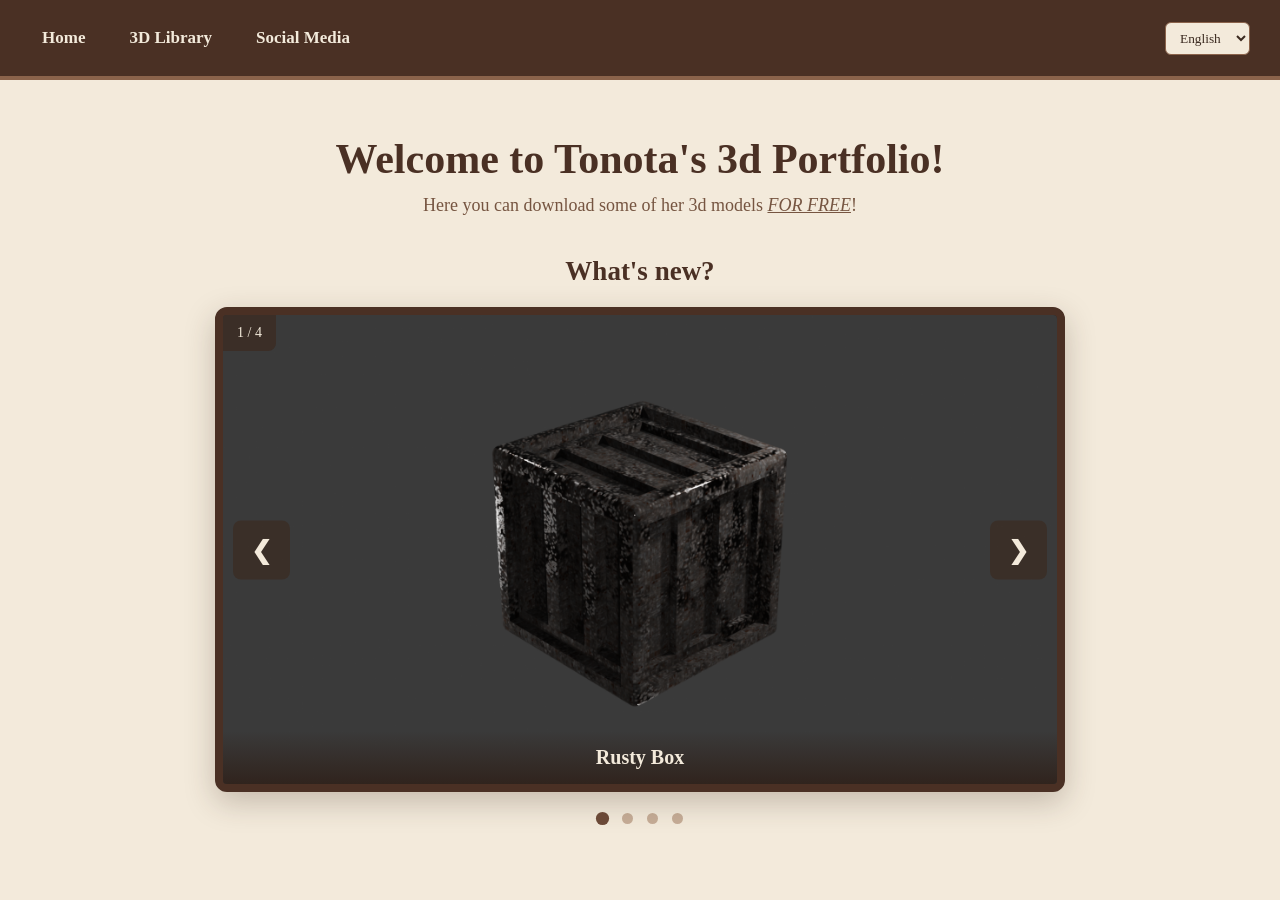
<file: index.html>
<!DOCTYPE html>
<html lang="en">
<head>
    <meta charset="UTF-8">
    <meta name="viewport" content="width=device-width, initial-scale=1.0">
    <meta name="description" content="Tonota's 3d portfolio, game assets and models free to download">
    <link rel="icon" href="images/favicon.png">
    <link rel="stylesheet" href="style.css">
    <title data-key="title">Tonota's 3d Portfolio!</title>
</head>
<body>

    <div class="navbar">

    <div class="nav-buttons">
        <a href="index.html" data-key="homebtn">Home</a>
        <a href="3dlibrary.html"data-key="3dbtn">3D Library</a>
        <a href="socialmedia.html">Social Media</a>
    </div>

    <select id="lang-switcher">
        <option value="en">English</option>
        <option value="es">Español</option>
    </select>

</div>

    <div class="introduction">
        <h1 data-key="pagetitle">Welcome to Tonota's 3d Portfolio!</h1>
        <h3 data-key="subtitle">Here you can download some of her 3d models <u><i>FOR FREE</i></u>!</h3>
    </div>
    <h3 data-key="new">What's new?</h3>
    <!-- Slideshow container -->
    <div class="slideshow-container">

    <!-- Full-width images with number and caption text -->
    <div class="mySlides fade">
        <div class="numbertext">1 / 4</div>
        <img src="previews/box/box.png" style="width:100%">
        <div class="text" data-key="rusty">Rusty Box</div>
    </div>
    
    <div class="mySlides fade">
        <div class="numbertext">2 / 4</div>
        <img src="previews/chair/Chairs.png" style="width:100%">
        <div class="text" data-key="chair">Chairs</div>
    </div>

    <div class="mySlides fade">
        <div class="numbertext">3 / 4</div>
        <img src="previews/pillar/pillar render.png" style="width:100%">
        <div class="text" data-key="pillar">Pillar</div>
    </div>

    <div class="mySlides fade">
        <div class="numbertext">4 / 4</div>
        <img src="previews/torch/preview.png" style="width:100%">
        <div class="text" data-key="torch">Torch</div>
    </div>

    <!-- Next and previous buttons -->
    <a class="prev" onclick="plusSlides(-1)">&#10094;</a>
    <a class="next" onclick="plusSlides(1)">&#10095;</a>
    </div>
    <br>

    <!-- The dots/circles -->
    <div style="text-align:center">
    <span class="dot" onclick="currentSlide(1)"></span>
    <span class="dot" onclick="currentSlide(2)"></span>
    <span class="dot" onclick="currentSlide(3)"></span>
    <span class="dot" onclick="currentSlide(4)"></span>
    </div>
    <script src="index.js"></script>
</body>
</html>
</file>
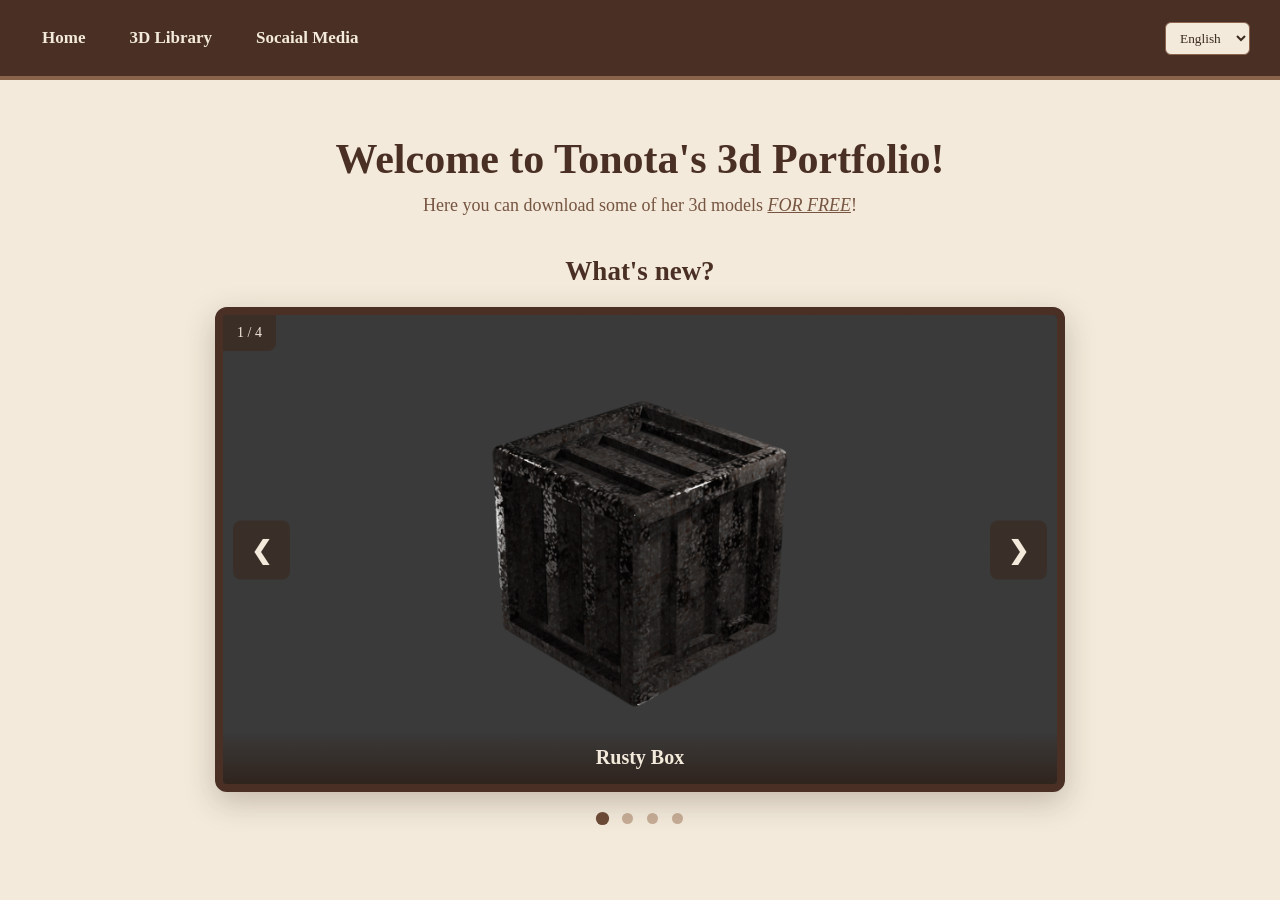
<file: website/index.html>
<!DOCTYPE html>
<html lang="en">
<head>
    <meta charset="UTF-8">
    <meta name="viewport" content="width=device-width, initial-scale=1.0">
    <meta name="description" content="Tonota's 3d portfolio, game assets and models free to download">
    <link rel="icon" href="images/favicon.png">
    <link rel="stylesheet" href="style.css">
    <title data-key="title">Tonota's 3d Portfolio!</title>
</head>
<body>

    <div class="navbar">

    <div class="nav-buttons">
        <a href="index.html" data-key="homebtn">Home</a>
        <a href="3dlibrary.html"data-key="3dbtn">3D Library</a>
        <a href="socialmedia.html">Socaial Media</a>
    </div>

    <select id="lang-switcher">
        <option value="en">English</option>
        <option value="es">Español</option>
    </select>

</div>

    <div class="introduction">
        <h1 data-key="pagetitle">Welcome to Tonota's 3d Portfolio!</h1>
        <h3 data-key="subtitle">Here you can download some of her 3d models <u><i>FOR FREE</i></u>!</h3>
    </div>
    <h3 data-key="new">What's new?</h3>
    <!-- Slideshow container -->
    <div class="slideshow-container">

    <!-- Full-width images with number and caption text -->
    <div class="mySlides fade">
        <div class="numbertext">1 / 4</div>
        <img src="previews/box/box.png" style="width:100%">
        <div class="text" data-key="rusty">Rusty Box</div>
    </div>
    
    <div class="mySlides fade">
        <div class="numbertext">2 / 4</div>
        <img src="previews/chair/Chairs.png" style="width:100%">
        <div class="text" data-key="chair">Chairs</div>
    </div>

    <div class="mySlides fade">
        <div class="numbertext">3 / 4</div>
        <img src="previews/pillar/pillar render.png" style="width:100%">
        <div class="text" data-key="pillar">Pillar</div>
    </div>

    <div class="mySlides fade">
        <div class="numbertext">4 / 4</div>
        <img src="previews/torch/preview.png" style="width:100%">
        <div class="text" data-key="torch">Torch</div>
    </div>

    <!-- Next and previous buttons -->
    <a class="prev" onclick="plusSlides(-1)">&#10094;</a>
    <a class="next" onclick="plusSlides(1)">&#10095;</a>
    </div>
    <br>

    <!-- The dots/circles -->
    <div style="text-align:center">
    <span class="dot" onclick="currentSlide(1)"></span>
    <span class="dot" onclick="currentSlide(2)"></span>
    <span class="dot" onclick="currentSlide(3)"></span>
    <span class="dot" onclick="currentSlide(4)"></span>
    </div>
    <script src="index.js"></script>
</body>
</html>
</file>
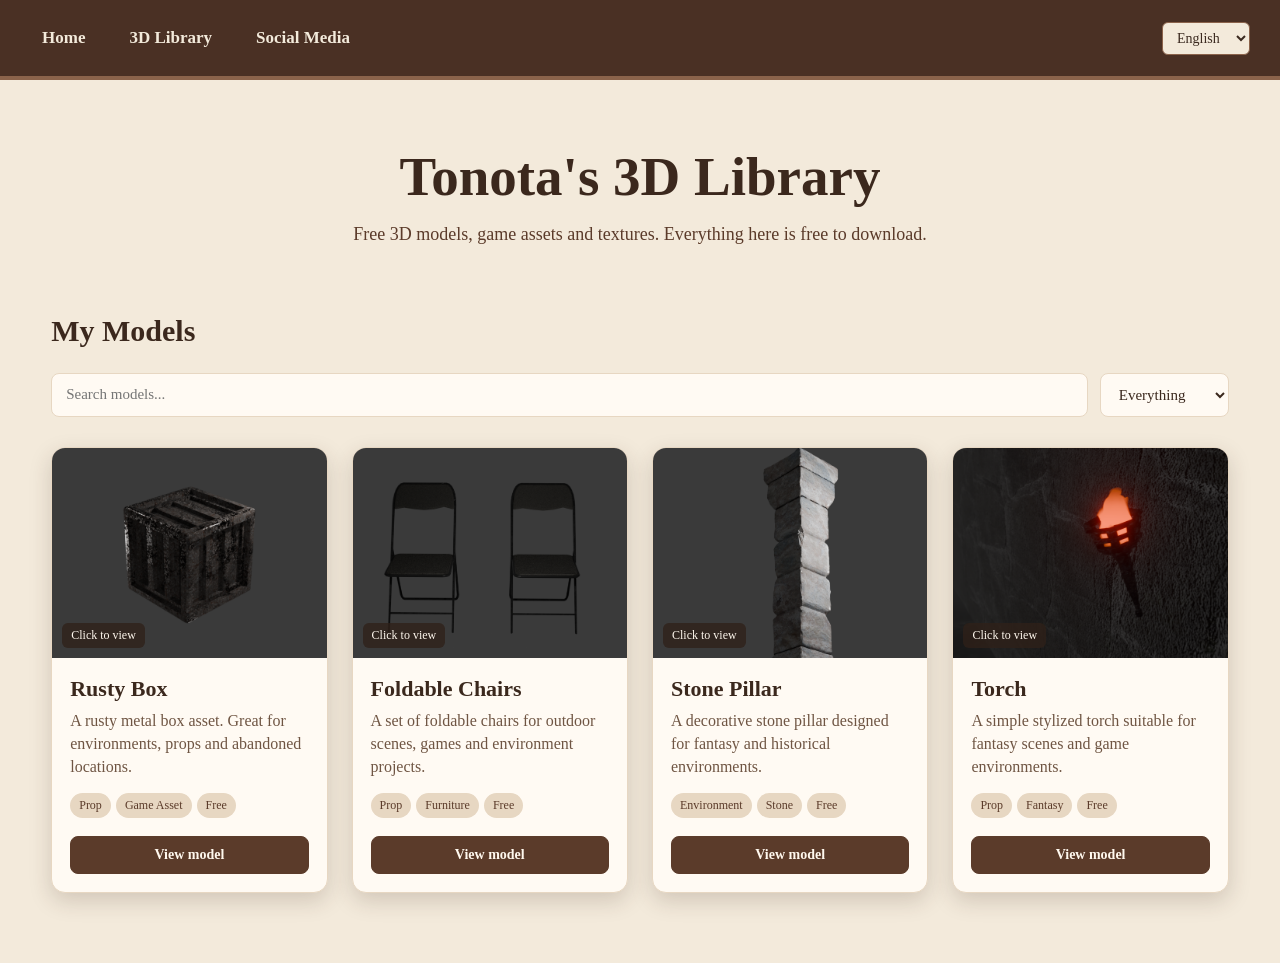
<file: 3dlibrary.html>
<!DOCTYPE html>
<html lang="en">

<head>
    <meta charset="UTF-8">
    <meta name="viewport" content="width=device-width, initial-scale=1.0">

    <meta
        name="description"
        content="Tonota's free 3D model and texture library"
    >

    <link rel="icon" href="images/favicon.png">

    <title>Tonota's 3D Library</title>

    <style>
        * {
            box-sizing: border-box;
        }

        :root {
            --cream: #f3eadb;
            --cream-dark: #e7d7c2;
            --brown-dark: #3b281d;
            --brown: #5b3b2a;
            --brown-light: #8a6349;
            --text-light: #fff8ee;
            --shadow: rgba(59, 40, 29, 0.18);
        }

        html {
            scroll-behavior: smooth;
        }

        body {
            margin: 0;
            background: var(--cream);
            color: var(--brown-dark);
            font-family: Georgia, "Times New Roman", serif;
        }


        /* =========================
   TOP NAVIGATION
   ========================= */

.navbar {
    display: flex;
    justify-content: space-between;
    align-items: center;
    padding: 20px 30px;
    background-color: #4a3024;
    border-bottom: 4px solid #8b634b;
}

/* Navigation buttons on the LEFT */

.nav-buttons {
    display: flex;
    align-items: center;
    gap: 20px;
}

.nav-buttons a,
.nav-buttons button {
    border: none;
    background: none;
    color: #f3eadb;
    font-family: Georgia, "Times New Roman", serif;
    font-size: 17px;
    font-weight: bold;
    text-decoration: none;
    cursor: pointer;
    padding: 8px 12px;
    transition: 0.25s ease;
}

/* Hover */

.nav-buttons a:hover,
.nav-buttons button:hover {
    color: #d6aa82;
    transform: translateY(-2px);
}

/* =========================
   LANGUAGE SELECTOR
   ========================= */

.nav-right {
    display: flex;
    align-items: center;
}

#lang-switcher {
    padding: 7px 10px;
    border: 1px solid #8b634b;
    border-radius: 6px;
    background-color: #f3eadb;
    color: #3b2a20;
    font-family: Georgia, "Times New Roman", serif;
    font-size: 14px;
    cursor: pointer;
}

/* =========================
   MOBILE
   ========================= */

@media (max-width: 700px) {
    .navbar {
        padding: 15px;
        gap: 10px;
    }

    .nav-buttons {
        flex-wrap: wrap;
        gap: 5px;
    }

    .nav-buttons a,
    .nav-buttons button {
        font-size: 14px;
        padding: 6px 8px;
    }

    #lang-switcher {
        flex-shrink: 0;
    }
}


        /* =========================
           GENERAL
           ========================= */

        .page {
            width: min(1200px, 92%);
            margin: auto;
        }

        .hero {
            text-align: center;
            padding: 65px 20px 45px;
        }

        .hero h1 {
            margin: 0 0 12px;

            color: var(--brown-dark);

            font-size: clamp(34px, 5vw, 55px);
        }

        .hero p {
            max-width: 700px;

            margin: auto;

            color: var(--brown);

            font-size: 18px;
            line-height: 1.6;
        }

        .section-title {
            margin: 20px 0 25px;
            font-size: 30px;
        }


        /* =========================
           SEARCH / FILTERS
           ========================= */

        .library-tools {
            display: flex;
            gap: 12px;

            flex-wrap: wrap;

            margin-bottom: 30px;
        }

        .library-tools input,
        .library-tools select {
            padding: 12px 14px;

            background: #fffaf3;
            color: var(--brown-dark);

            border: 1px solid var(--cream-dark);
            border-radius: 8px;

            font: 15px Georgia, "Times New Roman", serif;
        }

        .library-tools input {
            flex: 1;
            min-width: 220px;
        }


        /* =========================
           MODEL GRID
           ========================= */

        .model-grid {
            display: grid;

            grid-template-columns:
                repeat(auto-fill, minmax(260px, 1fr));

            gap: 24px;

            padding-bottom: 70px;
        }

        .model-card {
            overflow: hidden;

            background: #fffaf3;

            border: 1px solid var(--cream-dark);
            border-radius: 14px;

            box-shadow: 0 8px 22px var(--shadow);

            transition: 0.25s ease;
        }

        .model-card:hover {
            transform: translateY(-5px);

            box-shadow: 0 14px 30px var(--shadow);
        }


        /* =========================
           CARD PREVIEW
           ========================= */

        .card-preview {
            position: relative;

            height: 210px;

            overflow: hidden;

            background: #2f2119;

            cursor: pointer;
        }

        .card-preview img,
        .card-preview video {
            width: 100%;
            height: 100%;

            display: block;

            object-fit: cover;
        }

        .preview-label {
            position: absolute;

            bottom: 10px;
            left: 10px;

            padding: 5px 9px;

            background: rgba(47, 33, 25, 0.78);

            color: var(--text-light);

            border-radius: 6px;

            font-size: 12px;
        }


        /* =========================
           CARD BODY
           ========================= */

        .card-body {
            padding: 18px;
        }

        .card-body h3 {
            margin: 0 0 7px;
            font-size: 22px;
        }

        .card-body p {
            min-height: 45px;

            margin: 0 0 15px;

            color: #6f5543;

            line-height: 1.45;
        }


        /* =========================
           TAGS
           ========================= */

        .tag {
            display: inline-block;

            padding: 5px 9px;

            margin: 0 5px 8px 0;

            background: var(--cream-dark);
            color: var(--brown);

            border-radius: 20px;

            font-size: 12px;
        }


        /* =========================
           CARD BUTTON
           ========================= */

        .card-actions {
            display: flex;
            gap: 8px;

            margin-top: 10px;
        }

        .primary-button {
            width: 100%;

            padding: 10px 12px;

            border: 1px solid var(--brown);
            border-radius: 8px;

            background: var(--brown);
            color: var(--text-light);

            cursor: pointer;

            font: bold 14px Georgia, "Times New Roman", serif;

            transition: 0.2s ease;
        }

        .primary-button:hover {
            background: var(--brown-light);
        }


        /* =========================
           DETAIL VIEW
           ========================= */

        #detail-view {
            display: none;

            padding: 45px 0 80px;
        }

        #detail-view.visible {
            display: block;
        }

        .back-button {
            border: 0;

            background: none;

            color: var(--brown);

            cursor: pointer;

            font: bold 16px Georgia, "Times New Roman", serif;

            margin-bottom: 25px;
        }

        .back-button:hover {
            text-decoration: underline;
        }

        .detail-layout {
            display: grid;

            grid-template-columns:
                minmax(0, 1.3fr)
                minmax(280px, 0.7fr);

            gap: 35px;

            align-items: start;
        }


        /* =========================
           DETAIL MEDIA
           ========================= */

        .detail-media {
            overflow: hidden;

            background: #2f2119;

            border: 8px solid var(--brown-dark);
            border-radius: 14px;

            box-shadow: 0 12px 30px var(--shadow);
        }

        .detail-media-main {
            position: relative;

            aspect-ratio: 16 / 10;
        }

        .detail-media-main img,
        .detail-media-main video {
            width: 100%;
            height: 100%;

            display: block;

            object-fit: cover;
        }

        .media-controls {
            display: flex;

            justify-content: space-between;
            align-items: center;

            padding: 10px;

            background: var(--brown-dark);
        }

        .media-controls button {
            border: 0;
            border-radius: 7px;

            padding: 8px 13px;

            background: var(--brown);
            color: var(--cream);

            cursor: pointer;

            font: bold 14px Georgia, "Times New Roman", serif;
        }

        .media-controls button:hover {
            background: var(--brown-light);
        }

        .media-counter {
            color: var(--cream);
            font-size: 13px;
        }


        /* =========================
           DETAIL INFO
           ========================= */

        .detail-info {
            padding: 25px;

            background: #fffaf3;

            border: 1px solid var(--cream-dark);
            border-radius: 14px;

            box-shadow: 0 8px 22px var(--shadow);
        }

        .detail-info h1 {
            margin-top: 0;
            font-size: 36px;
        }

        .detail-info p {
            color: #6f5543;

            line-height: 1.7;
        }

        .info-list {
            padding: 0;

            list-style: none;
        }

        .info-list li {
            padding: 9px 0;

            border-bottom: 1px solid var(--cream-dark);
        }


        /* =========================
           DOWNLOAD BUTTON
           ========================= */

        .download-button {
            width: 100%;

            margin-top: 20px;

            padding: 14px;

            border: 0;
            border-radius: 8px;

            background: var(--brown-dark);
            color: var(--cream);

            cursor: pointer;

            font: bold 16px Georgia, "Times New Roman", serif;
        }

        .download-button:hover {
            background: var(--brown-light);
        }

        @media (max-width: 500px) {

            nav {
                justify-content: flex-start;

                overflow-x: auto;
            }

            .hero {
                padding-top: 40px;
            }

            .hero h1 {
                font-size: 34px;
            }

            .model-grid {
                grid-template-columns: 1fr;
            }
        }
    </style>
</head>


<body>


    <!-- =========================
         NAVIGATION
         ========================= -->

    <nav class="navbar">

        <div class="nav-buttons">

            <a href="index.html">
                Home
            </a>

            <a href="3dlibrary.html">
                3D Library
            </a>

            <a href="socialmedia.html">
                Social Media
            </a>

        </div>


        <div class="nav-right">

            <select id="lang-switcher">

                <option value="en">
                    English
                </option>

                <option value="es">
                    Español
                </option>

            </select>

        </div>

    </nav>



    <!-- =========================
         LIBRARY VIEW
         ========================= -->

    <main id="library-view">

        <section class="hero">

            <h1 data-key="3dlib">
                Tonota's 3D Library
            </h1>

            <p data-key="3ddesc">
                Free 3D models, game assets and textures.
                Everything here is free to download.
            </p>

        </section>


        <section class="page" id="library">

            <h2 class="section-title" data-key="mymodels">
                My Models
            </h2>


            <div class="library-tools">

                <input
                    id="search"
                    type="search"
                    placeholder="Search models..."
                    oninput="renderModels()"
                >


                <select
                    id="category-filter"
                    onchange="renderModels()"
                >

                    <option value="all">
                        Everything
                    </option>

                    <option value="Prop">
                        Props
                    </option>

                    <option value="Environment">
                        Environment
                    </option>

                    <option value="Character">
                        Characters
                    </option>

                    <option value="Texture">
                        Textures
                    </option>

                </select>

            </div>


            <div
                class="model-grid"
                id="model-grid"
            >
                <!-- Models generated by JavaScript -->
            </div>

        </section>

    </main>



    <!-- =========================
         MODEL DETAIL VIEW
         ========================= -->

    <section id="detail-view">

        <div class="page">

            <button
                class="back-button"
                onclick="showLibrary()"
            >
                ← Back to library
            </button>


            <div class="detail-layout">


                <!-- MEDIA -->

                <div class="detail-media">

                    <div
                        class="detail-media-main"
                        id="detail-media"
                    >
                        <!-- Preview inserted by JavaScript -->
                    </div>


                    <div class="media-controls">

                        <button onclick="previousPreview()">
                            ← Previous
                        </button>

                        <span
                            class="media-counter"
                            id="media-counter"
                        >
                            1 / 1
                        </span>

                        <button onclick="nextPreview()">
                            Next →
                        </button>

                    </div>

                </div>



                <!-- INFORMATION -->

                <div class="detail-info">

                    <h1 id="detail-title">
                        Model name
                    </h1>


                    <div id="detail-tags"></div>


                    <p id="detail-description">
                        Model description.
                    </p>


                    <ul class="info-list">

                        <li>
                            <strong>Format:</strong>
                            <span id="detail-format"></span>
                        </li>

                        <li>
                            <strong>Polycount:</strong>
                            <span id="detail-polycount"></span>
                        </li>

                        <li>
                            <strong>Textures:</strong>
                            <span id="detail-textures"></span>
                        </li>

                        <li>
                            <strong>License:</strong>
                            <span id="detail-license"></span>
                        </li>

                    </ul>


                    <button
                        class="download-button"
                        onclick="downloadCurrentModel()"
                    >
                        Download
                    </button>

                </div>

            </div>

        </div>

    </section>



    <!-- =========================
         JAVASCRIPT
         ========================= -->

    <script>


        /* ==========================================================
           MODEL DATABASE
           ========================================================== */

        const models = [

            {
                id: "rusty-box",

                name: "Rusty Box",

                description:
                    "A rusty metal box asset. Great for environments, props and abandoned locations.",

                category: "Prop",

                tags: [
                    "Prop",
                    "Game Asset",
                    "Free"
                ],

                format: "Blend, FBX, OBJ",

                polycount: "Low Poly",

                textures: "Included",

                license: "CC BY 4.0",

                preview: [

                    {
                        type: "image",

                        src:
                            "previews/box/box.png"
                    }

                ],

                download:
                    "https://sketchfab.com/3d-models/box-97c520c5eb7e4ad79787432471ccdf57"
            },


            {
                id: "chairs",

                name: "Foldable Chairs",

                description:
                    "A set of foldable chairs for outdoor scenes, games and environment projects.",

                category: "Prop",

                tags: [
                    "Prop",
                    "Furniture",
                    "Free"
                ],

                format: "Blend, FBX, OBJ",

                polycount: "Low Poly",

                textures: "Included",

                license: "CC BY 4.0",

                preview: [

                    {
                        type: "image",

                        src:
                            "previews/chair/Chairs.png"
                    },

                    {
                        type: "image",

                        src:
                            "previews/chair/Close-up.png"
                    }

                ],

                download:
                    "https://sketchfab.com/3d-models/folding-chair-37bf61f4d9af4b74a36ce0b06919fb8f"
            },


            {
                id: "pillar",

                name: "Stone Pillar",

                description:
                    "A decorative stone pillar designed for fantasy and historical environments.",

                category: "Environment",

                tags: [
                    "Environment",
                    "Stone",
                    "Free"
                ],

                format: "Blend, FBX, OBJ",

                polycount: "Low Poly",

                textures: "Included",

                license: "CC BY 4.0",

                preview: [

                    {
                        type: "image",

                        src:
                            "previews/pillar/pillar render.png"
                    },

                    {
                        type: "image",

                        src:
                            "previews/pillar/pillar close up.png"
                    }

                ],

                download:
                    "https://sketchfab.com/3d-models/pillar-ab1188c44a844190bfd22bfbee42af58"
            },


            {
                id: "torch",

                name: "Torch",

                description:
                    "A simple stylized torch suitable for fantasy scenes and game environments.",

                category: "Prop",

                tags: [
                    "Prop",
                    "Fantasy",
                    "Free"
                ],

                format: "Blend, FBX, OBJ",

                polycount: "Low Poly",

                textures: "Included",

                license: "CC BY 4.0",

                preview: [

                    {
                        type: "image",

                        src:
                            "previews/torch/preview.png"
                    },

                    {
                        type: "video",

                        src:
                            "https://res.cloudinary.com/dx52brl8s/video/upload/v1787481167/antorcha_qeo2vy.mkv"
                    }

                ],

                download:
                    "https://sketchfab.com/3d-models/torch-6fb9021bf2fe46598e09df5752a77ab3"
            }

        ];



        /* ==========================================================
           LIBRARY
           ========================================================== */

        let currentModel = null;

        let currentPreview = 0;



        function renderModels() {

            const grid =
                document.getElementById("model-grid");


            const search =
                document
                    .getElementById("search")
                    .value
                    .toLowerCase();


            const category =
                document
                    .getElementById("category-filter")
                    .value;


            const filtered =
                models.filter(model => {

                    const matchesSearch =

                        model.name
                            .toLowerCase()
                            .includes(search)

                        ||

                        model.description
                            .toLowerCase()
                            .includes(search)

                        ||

                        model.tags.some(tag =>
                            tag
                                .toLowerCase()
                                .includes(search)
                        );


                    const matchesCategory =

                        category === "all"

                        ||

                        model.category === category;


                    return (
                        matchesSearch &&
                        matchesCategory
                    );

                });


            grid.innerHTML = "";


            if (filtered.length === 0) {

                grid.innerHTML =
                    "<p>No models found.</p>";

                return;

            }


            filtered.forEach(model => {

                const card =
                    document.createElement("article");


                card.className =
                    "model-card";


                const firstPreview =
                    model.preview[0];


                let previewHTML = "";


                if (firstPreview.type === "video") {

                    previewHTML = `

                        <video
                            src="${firstPreview.src}"
                            muted
                            autoplay
                            loop
                            playsinline
                        ></video>

                    `;

                }

                else {

                    previewHTML = `

                        <img
                            src="${firstPreview.src}"
                            alt="${model.name} preview"
                        >

                    `;

                }


                card.innerHTML = `

                    <div
                        class="card-preview"
                        onclick="openModel('${model.id}')"
                    >

                        ${previewHTML}

                        <span class="preview-label">
                            Click to view
                        </span>

                    </div>


                    <div class="card-body">

                        <h3>
                            ${model.name}
                        </h3>


                        <p>
                            ${model.description}
                        </p>


                        <div>

                            ${model.tags
                                .map(tag =>
                                    `<span class="tag">
                                        ${tag}
                                    </span>`
                                )
                                .join("")
                            }

                        </div>


                        <div class="card-actions">

                            <button
                                class="primary-button"
                                onclick="openModel('${model.id}')"
                            >
                                View model
                            </button>

                        </div>

                    </div>

                `;


                grid.appendChild(card);

            });

        }



        /* ==========================================================
           MODEL DETAIL
           ========================================================== */

        function openModel(id) {

            const model =
                models.find(
                    item => item.id === id
                );


            if (!model) return;


            currentModel = model;

            currentPreview = 0;


            document
                .getElementById("library-view")
                .style.display = "none";


            document
                .getElementById("detail-view")
                .classList.add("visible");


            document
                .getElementById("detail-title")
                .textContent = model.name;


            document
                .getElementById("detail-description")
                .textContent = model.description;


            document
                .getElementById("detail-format")
                .textContent = model.format;


            document
                .getElementById("detail-polycount")
                .textContent = model.polycount;


            document
                .getElementById("detail-textures")
                .textContent = model.textures;


            document
                .getElementById("detail-license")
                .textContent = model.license;


            document
                .getElementById("detail-tags")
                .innerHTML =

                    model.tags
                        .map(tag =>
                            `<span class="tag">
                                ${tag}
                            </span>`
                        )
                        .join("");


            renderPreview();


            window.scrollTo({
                top: 0,
                behavior: "smooth"
            });

        }



        /* ==========================================================
           PREVIEWS
           ========================================================== */

        function renderPreview() {

            if (!currentModel) return;


            const preview =
                currentModel.preview[currentPreview];


            const container =
                document.getElementById(
                    "detail-media"
                );


            if (preview.type === "video") {

                container.innerHTML = `

                    <video
                        src="${preview.src}"
                        controls
                        autoplay
                        loop
                        playsinline
                    ></video>

                `;

            }

            else {

                container.innerHTML = `

                    <img
                        src="${preview.src}"
                        alt="${currentModel.name} preview"
                    >

                `;

            }


            document
                .getElementById("media-counter")
                .textContent =
                    `${currentPreview + 1} / ${currentModel.preview.length}`;

        }



        function nextPreview() {

            if (!currentModel) return;


            currentPreview++;


            if (
                currentPreview >=
                currentModel.preview.length
            ) {

                currentPreview = 0;

            }


            renderPreview();

        }



        function previousPreview() {

            if (!currentModel) return;


            currentPreview--;


            if (currentPreview < 0) {

                currentPreview =
                    currentModel.preview.length - 1;

            }


            renderPreview();

        }



        /* ==========================================================
           BACK TO LIBRARY
           ========================================================== */

        function showLibrary() {

            document
                .getElementById("detail-view")
                .classList.remove("visible");


            document
                .getElementById("library-view")
                .style.display = "block";


            window.scrollTo({
                top: 0,
                behavior: "smooth"
            });

        }



        /* ==========================================================
           DOWNLOAD
           ========================================================== */

        function downloadCurrentModel() {

            if (!currentModel) return;


            const link =
                document.createElement("a");


            link.href =
                currentModel.download;


            link.download =
                `${currentModel.id}.zip`;


            document.body.appendChild(link);


            link.click();


            link.remove();

        }



        /* ==========================================================
           FILTER SHORTCUT
           ========================================================== */

        function filterCategory(category) {

            showLibrary();


            document
                .getElementById("category-filter")
                .value = category;


            renderModels();

        }



        /* ==========================================================
           LANGUAGE SWITCHER
           ========================================================== */

        const langSwitcher =
            document.getElementById(
                "lang-switcher"
            );


        langSwitcher.addEventListener(
            "change",
            async (e) => {

                const selectedLang =
                    e.target.value;


                try {

                    const response =
                        await fetch(
                            "languages.json"
                        );


                    const data =
                        await response.json();


                    const elements =
                        document.querySelectorAll(
                            "[data-key]"
                        );


                    elements.forEach(
                        element => {

                            const key =
                                element.getAttribute(
                                    "data-key"
                                );


                            if (
                                data[selectedLang] &&
                                data[selectedLang][key]
                            ) {

                                element.innerHTML =
                                    data[selectedLang][key];

                            }

                        }
                    );

                }

                catch (error) {

                    console.error(
                        "Could not load translations:",
                        error
                    );

                }

            }
        );



        /* ==========================================================
           START PAGE
           ========================================================== */

        renderModels();

    </script>

</body>

</html>
</file>
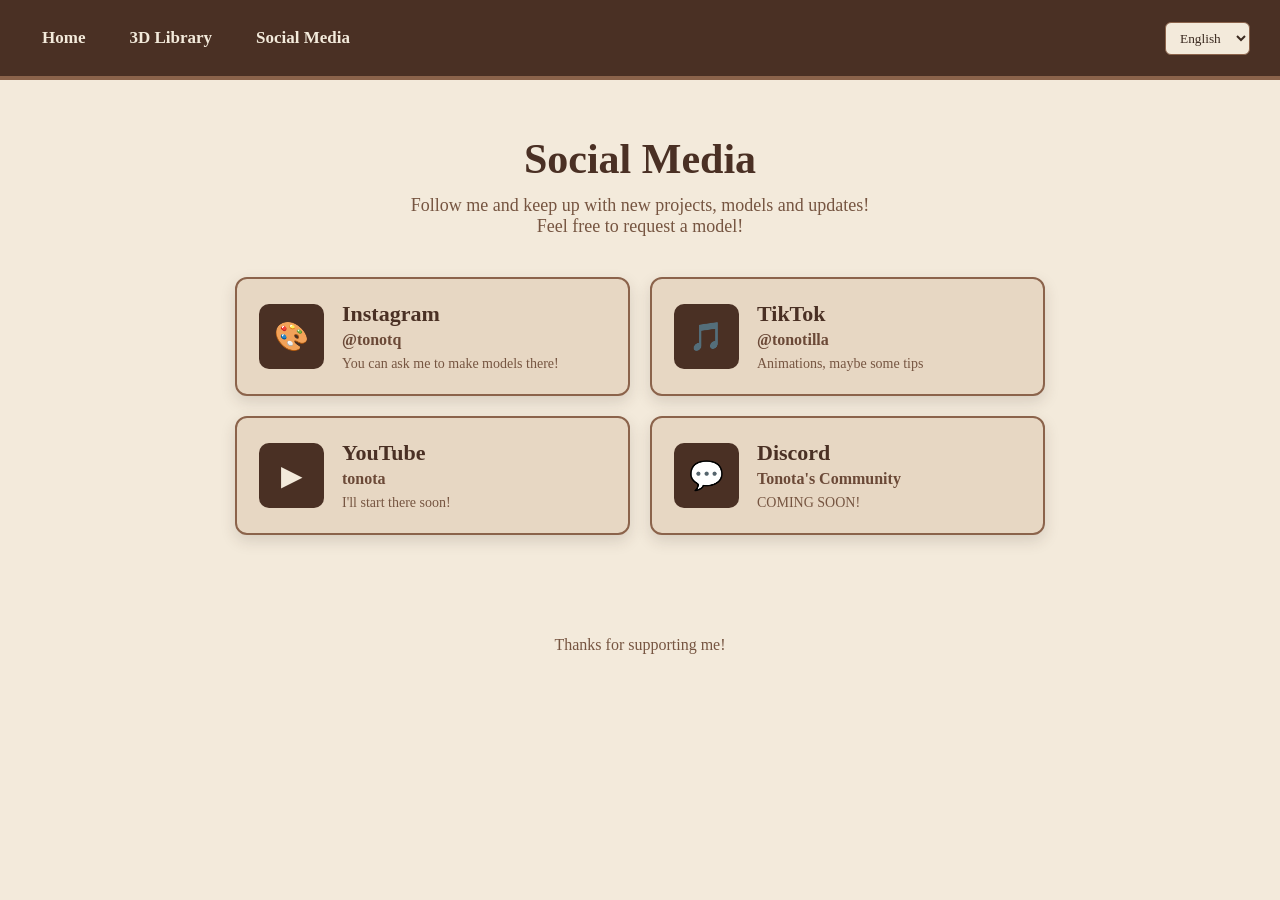
<file: socialmedia.html>
<!DOCTYPE html>
<html lang="en">

<head>
    <meta charset="UTF-8">
    <meta name="viewport" content="width=device-width, initial-scale=1.0">

    <meta name="description"
        content="Tonota's social media and online platforms">

    <link rel="icon" href="images/favicon.png">

    <title>Tonota's Social Media</title>


    <style>

        /* =========================
           GENERAL
           ========================= */

        * {
            box-sizing: border-box;
        }

        body {
            margin: 0;
            background-color: #f3eadb;
            color: #3b2a20;
            font-family: Georgia, "Times New Roman", serif;
        }


        /* =========================
           TOP NAVIGATION
           ========================= */

        .navbar {
            display: flex;
            justify-content: space-between;
            align-items: center;

            padding: 20px 30px;

            background-color: #4a3024;
            border-bottom: 4px solid #8b634b;
        }


        /* Navigation buttons */

        .nav-buttons {
            display: flex;
            align-items: center;
            gap: 20px;
        }

        .nav-buttons a,
        .nav-buttons button {
            border: none;
            background: none;

            color: #f3eadb;

            font-family: Georgia, "Times New Roman", serif;
            font-size: 17px;
            font-weight: bold;

            text-decoration: none;

            cursor: pointer;

            padding: 8px 12px;

            transition: 0.25s ease;
        }


        /* Navigation hover */

        .nav-buttons a:hover,
        .nav-buttons button:hover {
            color: #d6aa82;

            transform: translateY(-2px);
        }


        /* =========================
           LANGUAGE SELECTOR
           ========================= */

        #lang-switcher {
            padding: 7px 10px;

            border: 1px solid #8b634b;
            border-radius: 6px;

            background-color: #f3eadb;
            color: #3b2a20;

            font-family: Georgia, "Times New Roman", serif;

            cursor: pointer;
        }


        /* =========================
           INTRODUCTION
           ========================= */

        .introduction {
            text-align: center;

            max-width: 900px;

            margin: 55px auto 35px;

            padding: 0 20px;
        }

        .introduction h1 {
            margin-bottom: 12px;

            color: #4a3024;

            font-size: 42px;
        }

        .introduction h3 {
            margin-top: 0;

            color: #765541;

            font-size: 18px;

            font-weight: normal;
        }


        /* =========================
           SOCIAL MEDIA CONTAINER
           ========================= */

        .social-container {
            max-width: 850px;

            margin: 40px auto 60px;

            padding: 0 20px;

            display: grid;

            grid-template-columns: repeat(2, 1fr);

            gap: 20px;
        }


        /* =========================
           SOCIAL CARDS
           ========================= */

        .social-card {
            display: flex;

            align-items: center;

            padding: 22px;

            background-color: #e7d7c3;

            border: 2px solid #8b634b;

            border-radius: 12px;

            color: #3b2a20;

            text-decoration: none;

            box-shadow: 0 6px 15px rgba(59, 42, 32, 0.15);

            transition: 0.25s ease;
        }


        /* Social card hover */

        .social-card:hover {
            transform: translateY(-5px);

            background-color: #dfcbb4;

            box-shadow: 0 10px 25px rgba(59, 42, 32, 0.25);
        }


        /* =========================
           SOCIAL ICON
           ========================= */

        .social-icon {
            width: 65px;
            height: 65px;

            display: flex;

            align-items: center;
            justify-content: center;

            margin-right: 18px;

            background-color: #4a3024;

            color: #f3eadb;

            border-radius: 10px;

            font-size: 28px;

            flex-shrink: 0;
        }


        /* =========================
           SOCIAL INFORMATION
           ========================= */

        .social-info h2 {
            margin: 0 0 4px;

            color: #4a3024;

            font-size: 22px;
        }

        .social-info p {
            margin: 0 0 5px;

            color: #6b4937;

            font-size: 16px;

            font-weight: bold;
        }

        .social-info span {
            color: #765541;

            font-size: 14px;
        }


        /* =========================
           FOOTER
           ========================= */

        .social-footer {
            text-align: center;

            margin-top: 30px;

            padding: 25px;

            color: #765541;

            font-size: 16px;
        }


        /* =========================
           MOBILE
           ========================= */

        @media (max-width: 700px) {

            .navbar {
                padding: 15px;

                gap: 10px;
            }

            .nav-buttons {
                flex-wrap: wrap;

                gap: 5px;
            }

            .nav-buttons a,
            .nav-buttons button {
                font-size: 14px;

                padding: 6px 8px;
            }

            #lang-switcher {
                flex-shrink: 0;
            }


            .introduction h1 {
                font-size: 30px;
            }


            .social-container {
                grid-template-columns: 1fr;

                width: 94%;

                margin-top: 30px;

                padding: 0;
            }


            .social-card {
                padding: 18px;
            }


            .social-icon {
                width: 55px;
                height: 55px;

                font-size: 24px;

                margin-right: 14px;
            }


            .social-info h2 {
                font-size: 20px;
            }

            .social-info p {
                font-size: 14px;
            }

            .social-info span {
                font-size: 13px;
            }
        }

    </style>

</head>


<body>


    <!-- =========================
         TOP NAVIGATION
         ========================= -->

    <div class="navbar">

        <div class="nav-buttons">

            <a href="index.html">
                Home
            </a>

            <a href="3dlibrary.html">
                3D Library
            </a>

            <a href="socialmedia.html">
                Social Media
            </a>

        </div>


        <select id="lang-switcher">

            <option value="en">
                English
            </option>

            <option value="es">
                Español
            </option>

        </select>

    </div>


    <!-- =========================
         INTRODUCTION
         ========================= -->

    <div class="introduction">

        <h1>
            Social Media
        </h1>

        <h3 data-key="follow">
            Follow me and keep up with new projects,
            models and updates! <br> Feel free to 
            request a model!
        </h3>

    </div>


    <!-- =========================
         SOCIAL MEDIA
         ========================= -->

    <div class="social-container">


        <!-- Instagram -->

        <a
            class="social-card"
            href="https://www.instagram.com/tonotq/"
            target="_blank"
        >

            <div class="social-icon">
                🎨
            </div>

            <div class="social-info">

                <h2>
                    Instagram
                </h2>

                <p>
                    @tonotq
                </p>

                <span>
                    You can ask me to make models there!
                </span>

            </div>

        </a>


        <!-- TikTok -->

        <a
            class="social-card"
            href="https://www.tiktok.com/@tonotilla"
            target="_blank"
        >

            <div class="social-icon">
                🎵
            </div>

            <div class="social-info">

                <h2>
                    TikTok
                </h2>

                <p>
                    @tonotilla
                </p>

                <span>
                    Animations, maybe some tips
                </span>

            </div>

        </a>


        <!-- YouTube -->

        <a
            class="social-card"
            href="https://www.youtube.com/@tonoota"
            target="_blank"
        >

            <div class="social-icon">
                ▶
            </div>

            <div class="social-info">

                <h2>
                    YouTube
                </h2>

                <p>
                    tonota
                </p>

                <span>
                    I'll start there soon!
                </span>

            </div>

        </a>


        <!-- Discord -->

        <a
            class="social-card"
            href="#"
            target="_blank"
        >

            <div class="social-icon">
                💬
            </div>

            <div class="social-info">

                <h2>
                    Discord
                </h2>

                <p>
                    Tonota's Community
                </p>

                <span>
                    COMING SOON!
                </span>

            </div>

        </a>


    </div>


    <!-- =========================
         FOOTER
         ========================= -->

    <footer class="social-footer">

        <p>
            Thanks for supporting me!
        </p>

    </footer>


</body>

<script>

    const langSwitcher = document.getElementById('lang-switcher');

langSwitcher.addEventListener('change', async (e) => {
    const selectedLang = e.target.value;
    
    // Fetch the JSON file containing translations
    const response = await fetch('languages.json');
    const data = await response.json();
    
    // Find all elements with a data-key attribute
    const elements = document.querySelectorAll('[data-key]');
    
    // Replace text based on the selected language
    elements.forEach(element => {
        const key = element.getAttribute('data-key');
        element.innerHTML = data[selectedLang][key];
    });
});

</script>

</html>
</file>
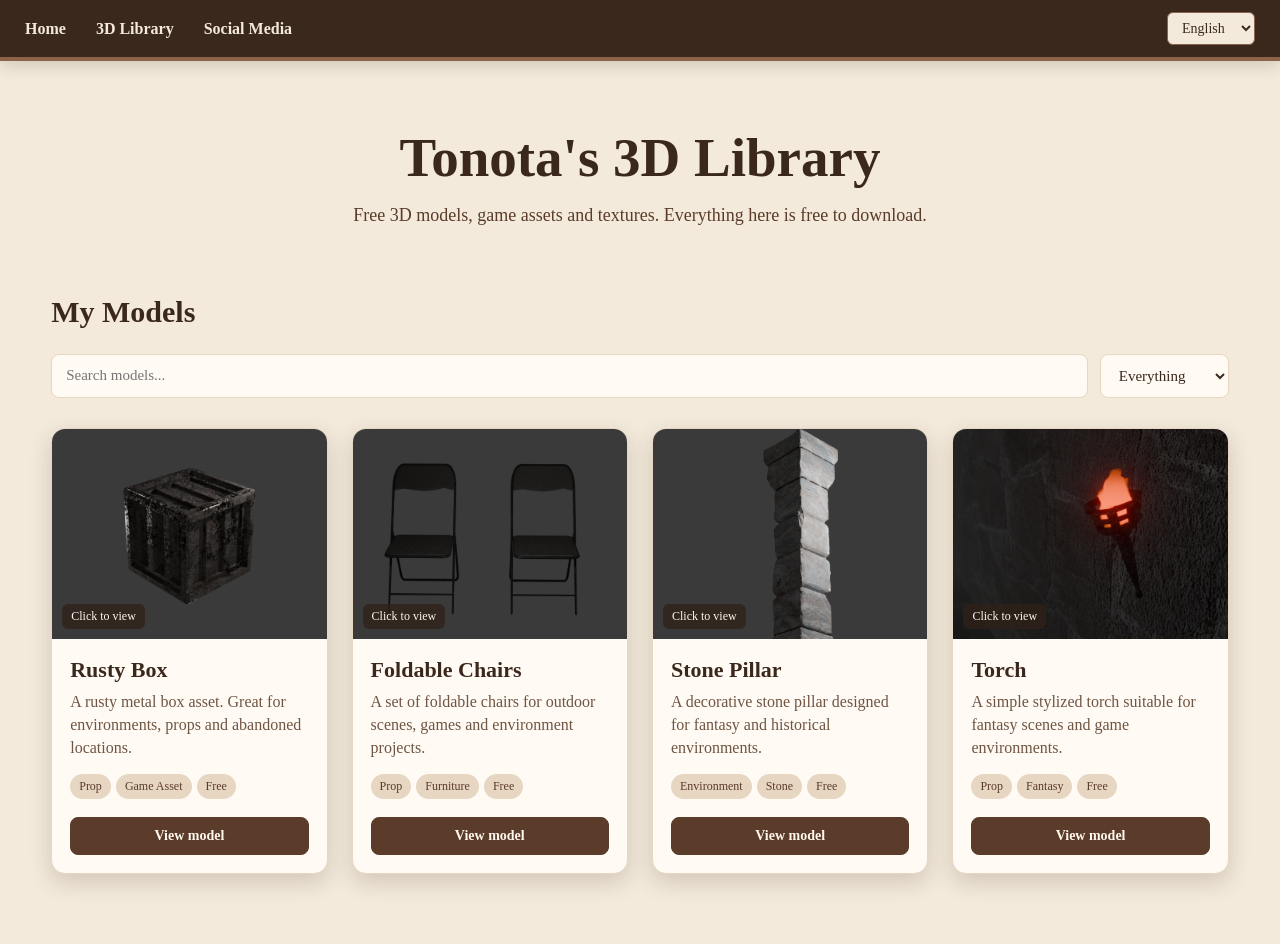
<file: website/3dlibrary.html>
<!DOCTYPE html>
<html lang="en">

<head>
    <meta charset="UTF-8">
    <meta name="viewport" content="width=device-width, initial-scale=1.0">

    <meta
        name="description"
        content="Tonota's free 3D model and texture library"
    >

    <link rel="icon" href="images/favicon.png">

    <title>Tonota's 3D Library</title>

    <style>
        * {
            box-sizing: border-box;
        }

        :root {
            --cream: #f3eadb;
            --cream-dark: #e7d7c2;
            --brown-dark: #3b281d;
            --brown: #5b3b2a;
            --brown-light: #8a6349;
            --text-light: #fff8ee;
            --shadow: rgba(59, 40, 29, 0.18);
        }

        html {
            scroll-behavior: smooth;
        }

        body {
            margin: 0;
            background: var(--cream);
            color: var(--brown-dark);
            font-family: Georgia, "Times New Roman", serif;
        }


        /* =========================
           NAVIGATION
           ========================= */

        nav {
            position: sticky;
            top: 0;
            z-index: 100;

            display: flex;
            justify-content: space-between;
            align-items: center;

            padding: 12px 25px;

            background: var(--brown-dark);
            border-bottom: 4px solid var(--brown-light);

            box-shadow: 0 4px 15px var(--shadow);
        }

        .nav-links {
            display: flex;
            align-items: center;
            gap: 30px;
        }

        .nav-links a {
            color: var(--cream);

            font: bold 16px Georgia, "Times New Roman", serif;

            text-decoration: none;

            transition: 0.2s ease;
        }

        .nav-links a:hover {
            color: #d8b18f;
            transform: translateY(-1px);
        }


        /* =========================
           LANGUAGE SELECTOR
           ========================= */

        .nav-right {
            display: flex;
            align-items: center;
        }

        #lang-switcher {
            padding: 7px 10px;

            border: 1px solid #8b634b;
            border-radius: 6px;

            background-color: #f3eadb;
            color: #3b2a20;

            font-family: Georgia, "Times New Roman", serif;
            font-size: 14px;

            cursor: pointer;
        }


        /* =========================
           GENERAL
           ========================= */

        .page {
            width: min(1200px, 92%);
            margin: auto;
        }

        .hero {
            text-align: center;
            padding: 65px 20px 45px;
        }

        .hero h1 {
            margin: 0 0 12px;

            color: var(--brown-dark);

            font-size: clamp(34px, 5vw, 55px);
        }

        .hero p {
            max-width: 700px;

            margin: auto;

            color: var(--brown);

            font-size: 18px;
            line-height: 1.6;
        }

        .section-title {
            margin: 20px 0 25px;
            font-size: 30px;
        }


        /* =========================
           SEARCH / FILTERS
           ========================= */

        .library-tools {
            display: flex;
            gap: 12px;

            flex-wrap: wrap;

            margin-bottom: 30px;
        }

        .library-tools input,
        .library-tools select {
            padding: 12px 14px;

            background: #fffaf3;
            color: var(--brown-dark);

            border: 1px solid var(--cream-dark);
            border-radius: 8px;

            font: 15px Georgia, "Times New Roman", serif;
        }

        .library-tools input {
            flex: 1;
            min-width: 220px;
        }


        /* =========================
           MODEL GRID
           ========================= */

        .model-grid {
            display: grid;

            grid-template-columns:
                repeat(auto-fill, minmax(260px, 1fr));

            gap: 24px;

            padding-bottom: 70px;
        }

        .model-card {
            overflow: hidden;

            background: #fffaf3;

            border: 1px solid var(--cream-dark);
            border-radius: 14px;

            box-shadow: 0 8px 22px var(--shadow);

            transition: 0.25s ease;
        }

        .model-card:hover {
            transform: translateY(-5px);

            box-shadow: 0 14px 30px var(--shadow);
        }


        /* =========================
           CARD PREVIEW
           ========================= */

        .card-preview {
            position: relative;

            height: 210px;

            overflow: hidden;

            background: #2f2119;

            cursor: pointer;
        }

        .card-preview img,
        .card-preview video {
            width: 100%;
            height: 100%;

            display: block;

            object-fit: cover;
        }

        .preview-label {
            position: absolute;

            bottom: 10px;
            left: 10px;

            padding: 5px 9px;

            background: rgba(47, 33, 25, 0.78);

            color: var(--text-light);

            border-radius: 6px;

            font-size: 12px;
        }


        /* =========================
           CARD BODY
           ========================= */

        .card-body {
            padding: 18px;
        }

        .card-body h3 {
            margin: 0 0 7px;
            font-size: 22px;
        }

        .card-body p {
            min-height: 45px;

            margin: 0 0 15px;

            color: #6f5543;

            line-height: 1.45;
        }


        /* =========================
           TAGS
           ========================= */

        .tag {
            display: inline-block;

            padding: 5px 9px;

            margin: 0 5px 8px 0;

            background: var(--cream-dark);
            color: var(--brown);

            border-radius: 20px;

            font-size: 12px;
        }


        /* =========================
           CARD BUTTON
           ========================= */

        .card-actions {
            display: flex;
            gap: 8px;

            margin-top: 10px;
        }

        .primary-button {
            width: 100%;

            padding: 10px 12px;

            border: 1px solid var(--brown);
            border-radius: 8px;

            background: var(--brown);
            color: var(--text-light);

            cursor: pointer;

            font: bold 14px Georgia, "Times New Roman", serif;

            transition: 0.2s ease;
        }

        .primary-button:hover {
            background: var(--brown-light);
        }


        /* =========================
           DETAIL VIEW
           ========================= */

        #detail-view {
            display: none;

            padding: 45px 0 80px;
        }

        #detail-view.visible {
            display: block;
        }

        .back-button {
            border: 0;

            background: none;

            color: var(--brown);

            cursor: pointer;

            font: bold 16px Georgia, "Times New Roman", serif;

            margin-bottom: 25px;
        }

        .back-button:hover {
            text-decoration: underline;
        }

        .detail-layout {
            display: grid;

            grid-template-columns:
                minmax(0, 1.3fr)
                minmax(280px, 0.7fr);

            gap: 35px;

            align-items: start;
        }


        /* =========================
           DETAIL MEDIA
           ========================= */

        .detail-media {
            overflow: hidden;

            background: #2f2119;

            border: 8px solid var(--brown-dark);
            border-radius: 14px;

            box-shadow: 0 12px 30px var(--shadow);
        }

        .detail-media-main {
            position: relative;

            aspect-ratio: 16 / 10;
        }

        .detail-media-main img,
        .detail-media-main video {
            width: 100%;
            height: 100%;

            display: block;

            object-fit: cover;
        }

        .media-controls {
            display: flex;

            justify-content: space-between;
            align-items: center;

            padding: 10px;

            background: var(--brown-dark);
        }

        .media-controls button {
            border: 0;
            border-radius: 7px;

            padding: 8px 13px;

            background: var(--brown);
            color: var(--cream);

            cursor: pointer;

            font: bold 14px Georgia, "Times New Roman", serif;
        }

        .media-controls button:hover {
            background: var(--brown-light);
        }

        .media-counter {
            color: var(--cream);
            font-size: 13px;
        }


        /* =========================
           DETAIL INFO
           ========================= */

        .detail-info {
            padding: 25px;

            background: #fffaf3;

            border: 1px solid var(--cream-dark);
            border-radius: 14px;

            box-shadow: 0 8px 22px var(--shadow);
        }

        .detail-info h1 {
            margin-top: 0;
            font-size: 36px;
        }

        .detail-info p {
            color: #6f5543;

            line-height: 1.7;
        }

        .info-list {
            padding: 0;

            list-style: none;
        }

        .info-list li {
            padding: 9px 0;

            border-bottom: 1px solid var(--cream-dark);
        }


        /* =========================
           DOWNLOAD BUTTON
           ========================= */

        .download-button {
            width: 100%;

            margin-top: 20px;

            padding: 14px;

            border: 0;
            border-radius: 8px;

            background: var(--brown-dark);
            color: var(--cream);

            cursor: pointer;

            font: bold 16px Georgia, "Times New Roman", serif;
        }

        .download-button:hover {
            background: var(--brown-light);
        }


        /* =========================
           MOBILE
           ========================= */

        @media (max-width: 800px) {

            nav {
                gap: 12px;
            }

            nav a {
                font-size: 13px;
            }

            .detail-layout {
                grid-template-columns: 1fr;
            }
        }

        @media (max-width: 500px) {

            nav {
                justify-content: flex-start;

                overflow-x: auto;
            }

            .hero {
                padding-top: 40px;
            }

            .hero h1 {
                font-size: 34px;
            }

            .model-grid {
                grid-template-columns: 1fr;
            }
        }
    </style>
</head>


<body>


    <!-- =========================
         NAVIGATION
         ========================= -->

    <nav>

        <div class="nav-links">

            <a href="index.html">
                Home
            </a>

            <a href="3dlibrary.html">
                3D Library
            </a>

            <a href="socialmedia.html">
                Social Media
            </a>

        </div>


        <div class="nav-right">

            <select id="lang-switcher">

                <option value="en">
                    English
                </option>

                <option value="es">
                    Español
                </option>

            </select>

        </div>

    </nav>



    <!-- =========================
         LIBRARY VIEW
         ========================= -->

    <main id="library-view">

        <section class="hero">

            <h1 data-key="3dlib">
                Tonota's 3D Library
            </h1>

            <p data-key="3ddesc">
                Free 3D models, game assets and textures.
                Everything here is free to download.
            </p>

        </section>


        <section class="page" id="library">

            <h2 class="section-title" data-key="mymodels">
                My Models
            </h2>


            <div class="library-tools">

                <input
                    id="search"
                    type="search"
                    placeholder="Search models..."
                    oninput="renderModels()"
                >


                <select
                    id="category-filter"
                    onchange="renderModels()"
                >

                    <option value="all">
                        Everything
                    </option>

                    <option value="Prop">
                        Props
                    </option>

                    <option value="Environment">
                        Environment
                    </option>

                    <option value="Character">
                        Characters
                    </option>

                    <option value="Texture">
                        Textures
                    </option>

                </select>

            </div>


            <div
                class="model-grid"
                id="model-grid"
            >
                <!-- Models generated by JavaScript -->
            </div>

        </section>

    </main>



    <!-- =========================
         MODEL DETAIL VIEW
         ========================= -->

    <section id="detail-view">

        <div class="page">

            <button
                class="back-button"
                onclick="showLibrary()"
            >
                ← Back to library
            </button>


            <div class="detail-layout">


                <!-- MEDIA -->

                <div class="detail-media">

                    <div
                        class="detail-media-main"
                        id="detail-media"
                    >
                        <!-- Preview inserted by JavaScript -->
                    </div>


                    <div class="media-controls">

                        <button onclick="previousPreview()">
                            ← Previous
                        </button>

                        <span
                            class="media-counter"
                            id="media-counter"
                        >
                            1 / 1
                        </span>

                        <button onclick="nextPreview()">
                            Next →
                        </button>

                    </div>

                </div>



                <!-- INFORMATION -->

                <div class="detail-info">

                    <h1 id="detail-title">
                        Model name
                    </h1>


                    <div id="detail-tags"></div>


                    <p id="detail-description">
                        Model description.
                    </p>


                    <ul class="info-list">

                        <li>
                            <strong>Format:</strong>
                            <span id="detail-format"></span>
                        </li>

                        <li>
                            <strong>Polycount:</strong>
                            <span id="detail-polycount"></span>
                        </li>

                        <li>
                            <strong>Textures:</strong>
                            <span id="detail-textures"></span>
                        </li>

                        <li>
                            <strong>License:</strong>
                            <span id="detail-license"></span>
                        </li>

                    </ul>


                    <button
                        class="download-button"
                        onclick="downloadCurrentModel()"
                    >
                        Download
                    </button>

                </div>

            </div>

        </div>

    </section>



    <!-- =========================
         JAVASCRIPT
         ========================= -->

    <script>


        /* ==========================================================
           MODEL DATABASE
           ========================================================== */

        const models = [

            {
                id: "rusty-box",

                name: "Rusty Box",

                description:
                    "A rusty metal box asset. Great for environments, props and abandoned locations.",

                category: "Prop",

                tags: [
                    "Prop",
                    "Game Asset",
                    "Free"
                ],

                format: "Blend, FBX, OBJ",

                polycount: "Low Poly",

                textures: "Included",

                license: "CC BY 4.0",

                preview: [

                    {
                        type: "image",

                        src:
                            "previews/box/box.png"
                    }

                ],

                download:
                    "https://sketchfab.com/3d-models/box-97c520c5eb7e4ad79787432471ccdf57"
            },


            {
                id: "chairs",

                name: "Foldable Chairs",

                description:
                    "A set of foldable chairs for outdoor scenes, games and environment projects.",

                category: "Prop",

                tags: [
                    "Prop",
                    "Furniture",
                    "Free"
                ],

                format: "Blend, FBX, OBJ",

                polycount: "Low Poly",

                textures: "Included",

                license: "CC BY 4.0",

                preview: [

                    {
                        type: "image",

                        src:
                            "previews/chair/Chairs.png"
                    },

                    {
                        type: "image",

                        src:
                            "previews/chair/Close-up.png"
                    }

                ],

                download:
                    "https://sketchfab.com/3d-models/folding-chair-37bf61f4d9af4b74a36ce0b06919fb8f"
            },


            {
                id: "pillar",

                name: "Stone Pillar",

                description:
                    "A decorative stone pillar designed for fantasy and historical environments.",

                category: "Environment",

                tags: [
                    "Environment",
                    "Stone",
                    "Free"
                ],

                format: "Blend, FBX, OBJ",

                polycount: "Low Poly",

                textures: "Included",

                license: "CC BY 4.0",

                preview: [

                    {
                        type: "image",

                        src:
                            "previews/pillar/pillar render.png"
                    },

                    {
                        type: "image",

                        src:
                            "previews/pillar/pillar close up.png"
                    }

                ],

                download:
                    "https://sketchfab.com/3d-models/pillar-ab1188c44a844190bfd22bfbee42af58"
            },


            {
                id: "torch",

                name: "Torch",

                description:
                    "A simple stylized torch suitable for fantasy scenes and game environments.",

                category: "Prop",

                tags: [
                    "Prop",
                    "Fantasy",
                    "Free"
                ],

                format: "Blend, FBX, OBJ",

                polycount: "Low Poly",

                textures: "Included",

                license: "CC BY 4.0",

                preview: [

                    {
                        type: "image",

                        src:
                            "previews/torch/preview.png"
                    },

                    {
                        type: "video",

                        src:
                            "https://res.cloudinary.com/dx52brl8s/video/upload/v1787481167/antorcha_qeo2vy.mkv"
                    }

                ],

                download:
                    "https://sketchfab.com/3d-models/torch-6fb9021bf2fe46598e09df5752a77ab3"
            }

        ];



        /* ==========================================================
           LIBRARY
           ========================================================== */

        let currentModel = null;

        let currentPreview = 0;



        function renderModels() {

            const grid =
                document.getElementById("model-grid");


            const search =
                document
                    .getElementById("search")
                    .value
                    .toLowerCase();


            const category =
                document
                    .getElementById("category-filter")
                    .value;


            const filtered =
                models.filter(model => {

                    const matchesSearch =

                        model.name
                            .toLowerCase()
                            .includes(search)

                        ||

                        model.description
                            .toLowerCase()
                            .includes(search)

                        ||

                        model.tags.some(tag =>
                            tag
                                .toLowerCase()
                                .includes(search)
                        );


                    const matchesCategory =

                        category === "all"

                        ||

                        model.category === category;


                    return (
                        matchesSearch &&
                        matchesCategory
                    );

                });


            grid.innerHTML = "";


            if (filtered.length === 0) {

                grid.innerHTML =
                    "<p>No models found.</p>";

                return;

            }


            filtered.forEach(model => {

                const card =
                    document.createElement("article");


                card.className =
                    "model-card";


                const firstPreview =
                    model.preview[0];


                let previewHTML = "";


                if (firstPreview.type === "video") {

                    previewHTML = `

                        <video
                            src="${firstPreview.src}"
                            muted
                            autoplay
                            loop
                            playsinline
                        ></video>

                    `;

                }

                else {

                    previewHTML = `

                        <img
                            src="${firstPreview.src}"
                            alt="${model.name} preview"
                        >

                    `;

                }


                card.innerHTML = `

                    <div
                        class="card-preview"
                        onclick="openModel('${model.id}')"
                    >

                        ${previewHTML}

                        <span class="preview-label">
                            Click to view
                        </span>

                    </div>


                    <div class="card-body">

                        <h3>
                            ${model.name}
                        </h3>


                        <p>
                            ${model.description}
                        </p>


                        <div>

                            ${model.tags
                                .map(tag =>
                                    `<span class="tag">
                                        ${tag}
                                    </span>`
                                )
                                .join("")
                            }

                        </div>


                        <div class="card-actions">

                            <button
                                class="primary-button"
                                onclick="openModel('${model.id}')"
                            >
                                View model
                            </button>

                        </div>

                    </div>

                `;


                grid.appendChild(card);

            });

        }



        /* ==========================================================
           MODEL DETAIL
           ========================================================== */

        function openModel(id) {

            const model =
                models.find(
                    item => item.id === id
                );


            if (!model) return;


            currentModel = model;

            currentPreview = 0;


            document
                .getElementById("library-view")
                .style.display = "none";


            document
                .getElementById("detail-view")
                .classList.add("visible");


            document
                .getElementById("detail-title")
                .textContent = model.name;


            document
                .getElementById("detail-description")
                .textContent = model.description;


            document
                .getElementById("detail-format")
                .textContent = model.format;


            document
                .getElementById("detail-polycount")
                .textContent = model.polycount;


            document
                .getElementById("detail-textures")
                .textContent = model.textures;


            document
                .getElementById("detail-license")
                .textContent = model.license;


            document
                .getElementById("detail-tags")
                .innerHTML =

                    model.tags
                        .map(tag =>
                            `<span class="tag">
                                ${tag}
                            </span>`
                        )
                        .join("");


            renderPreview();


            window.scrollTo({
                top: 0,
                behavior: "smooth"
            });

        }



        /* ==========================================================
           PREVIEWS
           ========================================================== */

        function renderPreview() {

            if (!currentModel) return;


            const preview =
                currentModel.preview[currentPreview];


            const container =
                document.getElementById(
                    "detail-media"
                );


            if (preview.type === "video") {

                container.innerHTML = `

                    <video
                        src="${preview.src}"
                        controls
                        autoplay
                        loop
                        playsinline
                    ></video>

                `;

            }

            else {

                container.innerHTML = `

                    <img
                        src="${preview.src}"
                        alt="${currentModel.name} preview"
                    >

                `;

            }


            document
                .getElementById("media-counter")
                .textContent =
                    `${currentPreview + 1} / ${currentModel.preview.length}`;

        }



        function nextPreview() {

            if (!currentModel) return;


            currentPreview++;


            if (
                currentPreview >=
                currentModel.preview.length
            ) {

                currentPreview = 0;

            }


            renderPreview();

        }



        function previousPreview() {

            if (!currentModel) return;


            currentPreview--;


            if (currentPreview < 0) {

                currentPreview =
                    currentModel.preview.length - 1;

            }


            renderPreview();

        }



        /* ==========================================================
           BACK TO LIBRARY
           ========================================================== */

        function showLibrary() {

            document
                .getElementById("detail-view")
                .classList.remove("visible");


            document
                .getElementById("library-view")
                .style.display = "block";


            window.scrollTo({
                top: 0,
                behavior: "smooth"
            });

        }



        /* ==========================================================
           DOWNLOAD
           ========================================================== */

        function downloadCurrentModel() {

            if (!currentModel) return;


            const link =
                document.createElement("a");


            link.href =
                currentModel.download;


            link.download =
                `${currentModel.id}.zip`;


            document.body.appendChild(link);


            link.click();


            link.remove();

        }



        /* ==========================================================
           FILTER SHORTCUT
           ========================================================== */

        function filterCategory(category) {

            showLibrary();


            document
                .getElementById("category-filter")
                .value = category;


            renderModels();

        }



        /* ==========================================================
           LANGUAGE SWITCHER
           ========================================================== */

        const langSwitcher =
            document.getElementById(
                "lang-switcher"
            );


        langSwitcher.addEventListener(
            "change",
            async (e) => {

                const selectedLang =
                    e.target.value;


                try {

                    const response =
                        await fetch(
                            "languages.json"
                        );


                    const data =
                        await response.json();


                    const elements =
                        document.querySelectorAll(
                            "[data-key]"
                        );


                    elements.forEach(
                        element => {

                            const key =
                                element.getAttribute(
                                    "data-key"
                                );


                            if (
                                data[selectedLang] &&
                                data[selectedLang][key]
                            ) {

                                element.innerHTML =
                                    data[selectedLang][key];

                            }

                        }
                    );

                }

                catch (error) {

                    console.error(
                        "Could not load translations:",
                        error
                    );

                }

            }
        );



        /* ==========================================================
           START PAGE
           ========================================================== */

        renderModels();

    </script>

</body>

</html>
</file>
<file: style.css>
/* =========================
   GENERAL
   ========================= */

* {
    box-sizing: border-box;
}

body {
    margin: 0;
    background-color: #f3eadb;
    color: #3b2a20;
    font-family: Georgia, "Times New Roman", serif;
}


/* =========================
   TOP NAVIGATION
   ========================= */

.navbar {
    display: flex;
    justify-content: space-between;
    align-items: center;
    padding: 20px 30px;
    background-color: #4a3024;
    border-bottom: 4px solid #8b634b;
}

/* Navigation buttons on the LEFT */

.nav-buttons {
    display: flex;
    align-items: center;
    gap: 20px;
}

.nav-buttons a,
.nav-buttons button {
    border: none;
    background: none;
    color: #f3eadb;
    font-family: Georgia, "Times New Roman", serif;
    font-size: 17px;
    font-weight: bold;
    text-decoration: none;
    cursor: pointer;
    padding: 8px 12px;
    transition: 0.25s ease;
}

/* Hover */

.nav-buttons a:hover,
.nav-buttons button:hover {
    color: #d6aa82;
    transform: translateY(-2px);
}


/* =========================
   LANGUAGE SELECTOR
   ========================= */

#lang-switcher {
    padding: 7px 10px;
    border: 1px solid #8b634b;
    border-radius: 6px;
    background-color: #f3eadb;
    color: #3b2a20;
    font-family: Georgia, "Times New Roman", serif;
    cursor: pointer;
}


/* =========================
   INTRODUCTION
   ========================= */

.introduction {
    text-align: center;
    max-width: 900px;
    margin: 55px auto 35px;
    padding: 0 20px;
}

.introduction h1 {
    margin-bottom: 12px;
    color: #4a3024;
    font-size: 42px;
}

.introduction h3 {
    margin-top: 0;
    color: #765541;
    font-size: 18px;
    font-weight: normal;
}


/* =========================
   WHAT'S NEW
   ========================= */

body > h3 {
    text-align: center;
    margin: 40px 0 20px;
    color: #4a3024;
    font-size: 27px;
}


/* =========================
   SLIDESHOW
   ========================= */

.slideshow-container {
    max-width: 850px;
    position: relative;
    margin: auto;
    overflow: hidden;
    border: 8px solid #4a3024;
    border-radius: 12px;
    background-color: #2f211a;
    box-shadow: 0 10px 30px rgba(59, 42, 32, 0.25);
}


/* Hide slides by default */

.mySlides {
    display: none;
    position: relative;
}


/* Images */

.mySlides img {
    width: 100%;
    display: block;
    aspect-ratio: 16 / 9;
    object-fit: cover;
}


/* =========================
   SLIDE NUMBER
   ========================= */

.numbertext {
    color: #f3eadb;
    font-size: 14px;
    padding: 10px 14px;
    position: absolute;
    top: 0;
    left: 0;
    background-color: rgba(59, 42, 32, 0.75);
    border-bottom-right-radius: 8px;
    z-index: 2;
}


/* =========================
   CAPTION
   ========================= */

.text {
    color: #f3eadb;
    font-size: 20px;
    font-weight: bold;
    padding: 15px;
    position: absolute;
    bottom: 0;
    width: 100%;
    text-align: center;
    background: linear-gradient(
        transparent,
        rgba(47, 33, 26, 0.9)
    );
}


/* =========================
   PREVIOUS / NEXT BUTTONS
   ========================= */

.prev,
.next {
    cursor: pointer;
    position: absolute;
    top: 50%;
    transform: translateY(-50%);
    padding: 15px 18px;
    color: #f3eadb;
    font-size: 25px;
    font-weight: bold;
    background-color: rgba(59, 42, 32, 0.65);
    user-select: none;
    transition: 0.25s ease;
    z-index: 3;
}

.prev {
    left: 10px;
    border-radius: 8px;
}

.next {
    right: 10px;
    border-radius: 8px;
}

.prev:hover,
.next:hover {
    background-color: #8b634b;
    transform: translateY(-50%) scale(1.08);
}


/* =========================
   DOTS
   ========================= */

.dots-container {
    text-align: center;
    margin-top: 18px;
}

.dot {
    cursor: pointer;
    height: 11px;
    width: 11px;
    margin: 0 5px;
    background-color: #c6ad97;
    border-radius: 50%;
    display: inline-block;
    transition: 0.25s ease;
}

.active,
.dot:hover {
    background-color: #6b4937;
    transform: scale(1.2);
}


/* =========================
   FADE ANIMATION
   ========================= */

.fade {
    animation-name: fade;
    animation-duration: 0.6s;
}

@keyframes fade {
    from {
        opacity: 0.4;
    }

    to {
        opacity: 1;
    }
}


/* =========================
   MOBILE
   ========================= */

@media (max-width: 700px) {

    .navbar {
        padding: 15px;
        gap: 10px;
    }

    .nav-buttons {
        flex-wrap: wrap;
        gap: 5px;
    }

    .nav-buttons a,
    .nav-buttons button {
        font-size: 14px;
        padding: 6px 8px;
    }

    #lang-switcher {
        flex-shrink: 0;
    }

    .introduction h1 {
        font-size: 30px;
    }

    .slideshow-container {
        width: 94%;
    }

    .text {
        font-size: 16px;
    }
    .introduction {
    text-align: center;
    max-width: 900px;
    margin: 55px auto 35px;
    padding: 0 20px;
}

    .introduction h1 {
        margin-bottom: 12px;
        color: #4a3024;
        font-size: 42px;
    }

    .introduction h3 {
        margin-top: 0;
        color: #765541;
        font-size: 18px;
        font-weight: normal;
}
}
</file>
<file: website/style.css>
/* =========================
   GENERAL
   ========================= */

* {
    box-sizing: border-box;
}

body {
    margin: 0;
    background-color: #f3eadb;
    color: #3b2a20;
    font-family: Georgia, "Times New Roman", serif;
}


/* =========================
   TOP NAVIGATION
   ========================= */

.navbar {
    display: flex;
    justify-content: space-between;
    align-items: center;
    padding: 20px 30px;
    background-color: #4a3024;
    border-bottom: 4px solid #8b634b;
}

/* Navigation buttons on the LEFT */

.nav-buttons {
    display: flex;
    align-items: center;
    gap: 20px;
}

.nav-buttons a,
.nav-buttons button {
    border: none;
    background: none;
    color: #f3eadb;
    font-family: Georgia, "Times New Roman", serif;
    font-size: 17px;
    font-weight: bold;
    text-decoration: none;
    cursor: pointer;
    padding: 8px 12px;
    transition: 0.25s ease;
}

/* Hover */

.nav-buttons a:hover,
.nav-buttons button:hover {
    color: #d6aa82;
    transform: translateY(-2px);
}


/* =========================
   LANGUAGE SELECTOR
   ========================= */

#lang-switcher {
    padding: 7px 10px;
    border: 1px solid #8b634b;
    border-radius: 6px;
    background-color: #f3eadb;
    color: #3b2a20;
    font-family: Georgia, "Times New Roman", serif;
    cursor: pointer;
}


/* =========================
   INTRODUCTION
   ========================= */

.introduction {
    text-align: center;
    max-width: 900px;
    margin: 55px auto 35px;
    padding: 0 20px;
}

.introduction h1 {
    margin-bottom: 12px;
    color: #4a3024;
    font-size: 42px;
}

.introduction h3 {
    margin-top: 0;
    color: #765541;
    font-size: 18px;
    font-weight: normal;
}


/* =========================
   WHAT'S NEW
   ========================= */

body > h3 {
    text-align: center;
    margin: 40px 0 20px;
    color: #4a3024;
    font-size: 27px;
}


/* =========================
   SLIDESHOW
   ========================= */

.slideshow-container {
    max-width: 850px;
    position: relative;
    margin: auto;
    overflow: hidden;
    border: 8px solid #4a3024;
    border-radius: 12px;
    background-color: #2f211a;
    box-shadow: 0 10px 30px rgba(59, 42, 32, 0.25);
}


/* Hide slides by default */

.mySlides {
    display: none;
    position: relative;
}


/* Images */

.mySlides img {
    width: 100%;
    display: block;
    aspect-ratio: 16 / 9;
    object-fit: cover;
}


/* =========================
   SLIDE NUMBER
   ========================= */

.numbertext {
    color: #f3eadb;
    font-size: 14px;
    padding: 10px 14px;
    position: absolute;
    top: 0;
    left: 0;
    background-color: rgba(59, 42, 32, 0.75);
    border-bottom-right-radius: 8px;
    z-index: 2;
}


/* =========================
   CAPTION
   ========================= */

.text {
    color: #f3eadb;
    font-size: 20px;
    font-weight: bold;
    padding: 15px;
    position: absolute;
    bottom: 0;
    width: 100%;
    text-align: center;
    background: linear-gradient(
        transparent,
        rgba(47, 33, 26, 0.9)
    );
}


/* =========================
   PREVIOUS / NEXT BUTTONS
   ========================= */

.prev,
.next {
    cursor: pointer;
    position: absolute;
    top: 50%;
    transform: translateY(-50%);
    padding: 15px 18px;
    color: #f3eadb;
    font-size: 25px;
    font-weight: bold;
    background-color: rgba(59, 42, 32, 0.65);
    user-select: none;
    transition: 0.25s ease;
    z-index: 3;
}

.prev {
    left: 10px;
    border-radius: 8px;
}

.next {
    right: 10px;
    border-radius: 8px;
}

.prev:hover,
.next:hover {
    background-color: #8b634b;
    transform: translateY(-50%) scale(1.08);
}


/* =========================
   DOTS
   ========================= */

.dots-container {
    text-align: center;
    margin-top: 18px;
}

.dot {
    cursor: pointer;
    height: 11px;
    width: 11px;
    margin: 0 5px;
    background-color: #c6ad97;
    border-radius: 50%;
    display: inline-block;
    transition: 0.25s ease;
}

.active,
.dot:hover {
    background-color: #6b4937;
    transform: scale(1.2);
}


/* =========================
   FADE ANIMATION
   ========================= */

.fade {
    animation-name: fade;
    animation-duration: 0.6s;
}

@keyframes fade {
    from {
        opacity: 0.4;
    }

    to {
        opacity: 1;
    }
}


/* =========================
   MOBILE
   ========================= */

@media (max-width: 700px) {

    .navbar {
        padding: 15px;
        gap: 10px;
    }

    .nav-buttons {
        flex-wrap: wrap;
        gap: 5px;
    }

    .nav-buttons a,
    .nav-buttons button {
        font-size: 14px;
        padding: 6px 8px;
    }

    #lang-switcher {
        flex-shrink: 0;
    }

    .introduction h1 {
        font-size: 30px;
    }

    .slideshow-container {
        width: 94%;
    }

    .text {
        font-size: 16px;
    }
    .introduction {
    text-align: center;
    max-width: 900px;
    margin: 55px auto 35px;
    padding: 0 20px;
}

    .introduction h1 {
        margin-bottom: 12px;
        color: #4a3024;
        font-size: 42px;
    }

    .introduction h3 {
        margin-top: 0;
        color: #765541;
        font-size: 18px;
        font-weight: normal;
}
}
</file>
